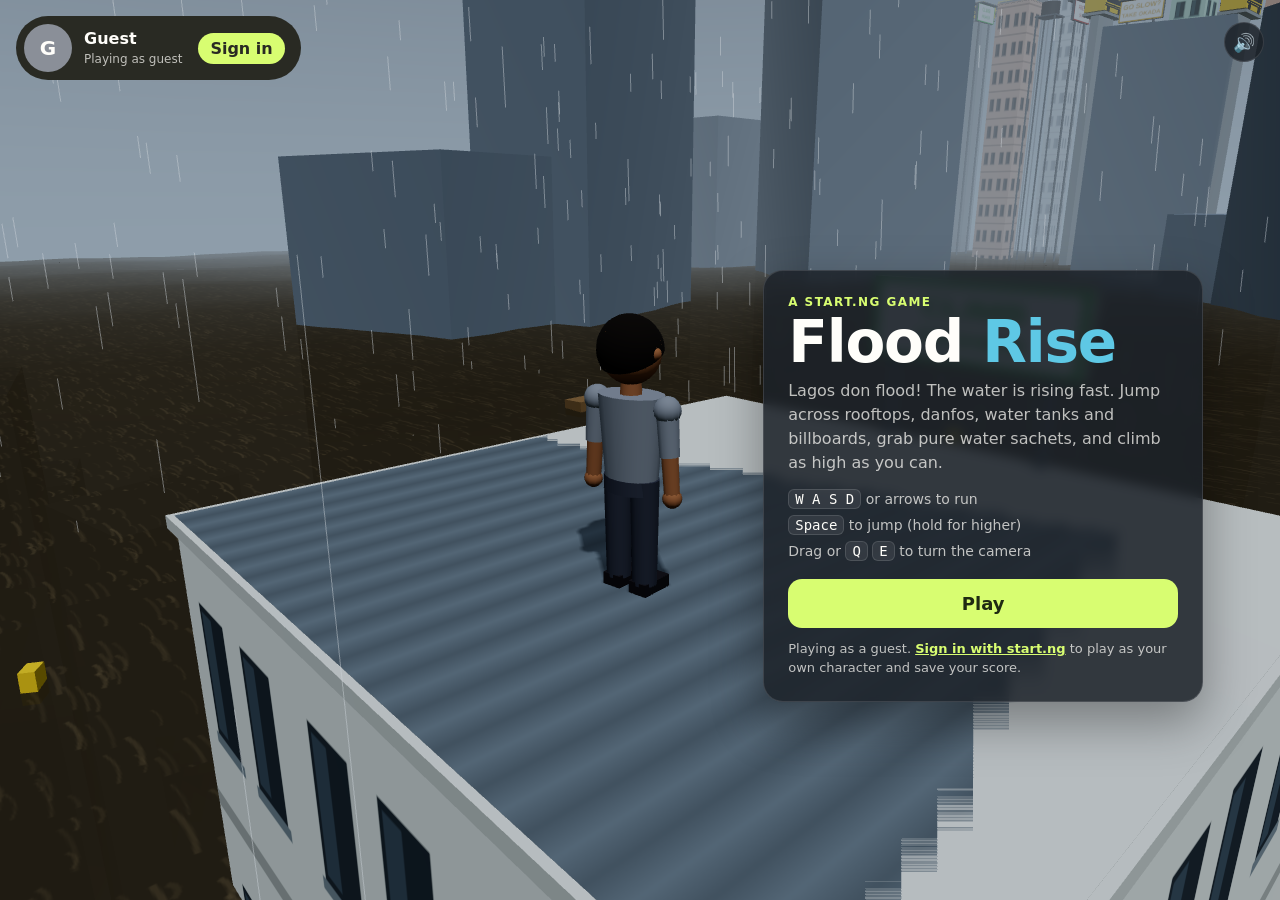
<file: index.html>
<!doctype html>
<html lang="en">
<head>
<meta charset="utf-8">
<meta name="viewport" content="width=device-width, initial-scale=1, maximum-scale=1, user-scalable=no">
<title>Flood Rise · start.ng</title>
<meta name="description" content="Lagos don flood! Climb rooftops, danfos and billboards before the water catches you.">
<meta name="theme-color" content="#2b3540">
<link rel="icon" href="favicon.svg" type="image/svg+xml">
<link rel="stylesheet" href="style.css">
<script type="importmap">{ "imports": { "three": "./vendor/three.module.min.js" } }</script>
</head>
<body data-mode="menu">
<div id="stage"></div>

<!-- start.ng profile card: face, character name, @account -->
<div class="card" id="card">
  <img id="card-face" alt="" hidden>
  <div class="card-initial" id="card-initial">G</div>
  <div class="card-text">
    <b id="card-name">Guest</b>
    <span id="card-account">Playing as guest</span>
  </div>
  <button id="card-signin" type="button">Sign in</button>
</div>

<button class="mute" id="mute" type="button" aria-label="Sound on or off">🔊</button>

<div class="hud" id="hud" hidden>
  <div class="stats">
    <div><small>Height</small><b id="hud-height">0 m</b></div>
    <div><small>Best</small><b id="hud-best">0 m</b></div>
    <div><small>Sachets</small><b id="hud-sachets">0</b></div>
  </div>
  <div class="water">
    <div class="water-bar"><div id="water-fill"></div></div>
    <span id="water-gauge">Water 4.0 m below</span>
  </div>
</div>
<div id="pops"></div>

<section class="screen" id="menu">
  <div class="panel">
    <p class="kicker">A start.ng game</p>
    <h1>Flood <span>Rise</span></h1>
    <p class="lead">Lagos don flood! The water is rising fast. Jump across rooftops, danfos, water tanks and billboards, grab pure water sachets, and climb as high as you can.</p>
    <ul class="controls">
      <li><kbd>W A S D</kbd> or arrows to run</li>
      <li><kbd>Space</kbd> to jump (hold for higher)</li>
      <li>Drag or <kbd>Q</kbd> <kbd>E</kbd> to turn the camera</li>
    </ul>
    <button class="big" id="play" type="button">Play</button>
    <p class="note" id="menu-signin-note">Playing as a guest. <button class="link" id="menu-signin" type="button">Sign in with start.ng</button> to play as your own character and save your score.</p>
  </div>
</section>

<section class="screen" id="paused" hidden>
  <div class="panel small">
    <h2>Paused</h2>
    <button class="big" id="resume" type="button">Resume</button>
  </div>
</section>

<section class="screen" id="over" hidden>
  <div class="panel">
    <h2 id="over-title">The flood caught you!</h2>
    <div class="result">
      <div><small>Height</small><b id="over-height">0 m</b></div>
      <div><small>Sachets</small><b id="over-sachets">0</b></div>
    </div>
    <p class="status" id="over-status"></p>
    <button class="secondary" id="over-signin" type="button" hidden>Sign in with start.ng</button>
    <h3>Leaderboard</h3>
    <ol class="board" id="board"></ol>
    <p class="note" id="board-note"></p>
    <button class="big" id="again" type="button">Climb again</button>
  </div>
</section>

<div class="touch-controls">
  <div class="joystick" id="joystick"><div class="knob" id="joystick-knob"></div></div>
  <button class="jump" id="jump-button" type="button" aria-label="Jump">⤒</button>
</div>

<script type="module" src="src/main.js"></script>
</body>
</html>
</file>
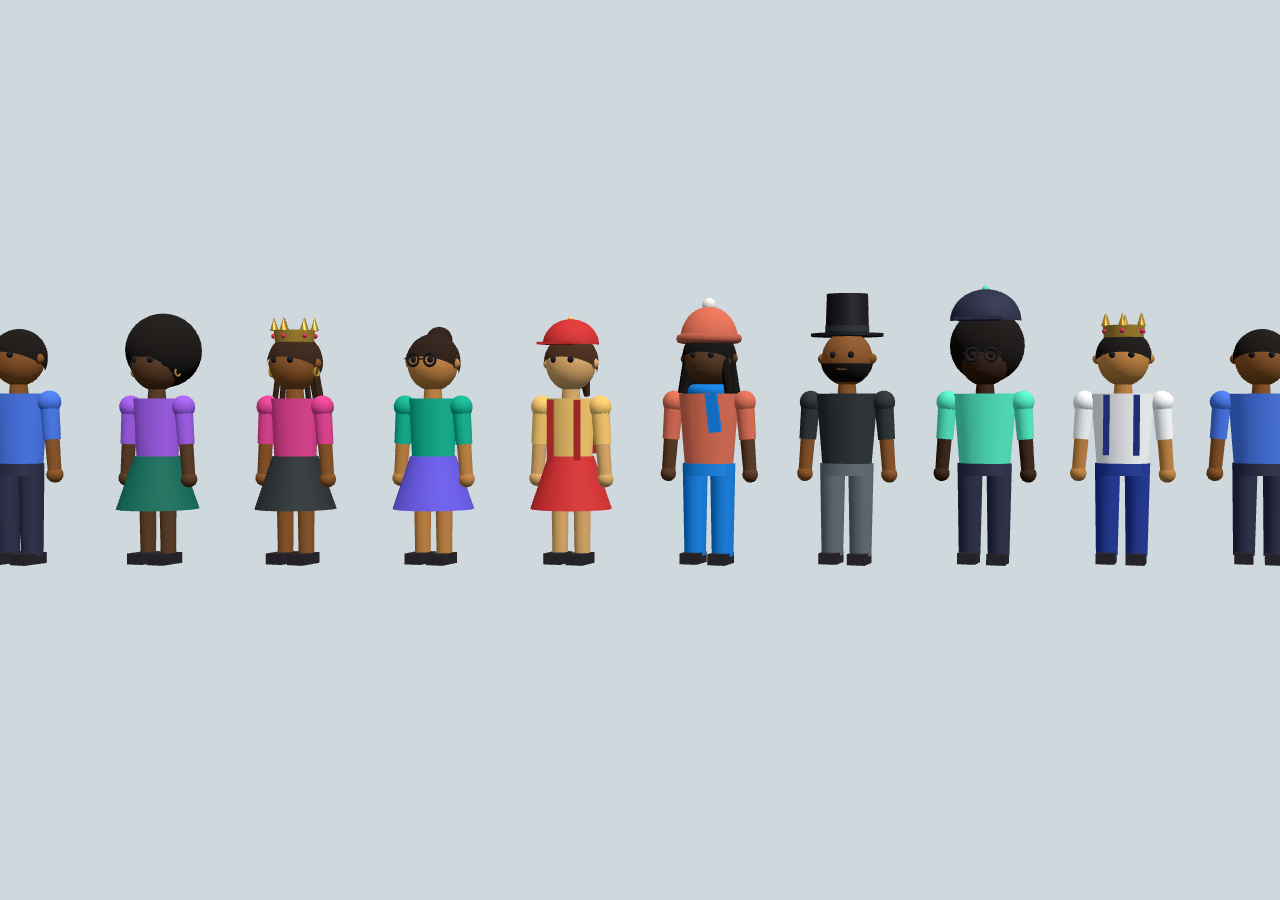
<file: tools/styles.html>
<!doctype html>
<html lang="en">
<head>
<meta charset="utf-8">
<meta name="viewport" content="width=device-width, initial-scale=1">
<title>Flood Rise — character styles</title>
<style>html,body{margin:0;height:100%;background:#cfd8dc;overflow:hidden}canvas{display:block}</style>
<script type="importmap">{ "imports": { "three": "../vendor/three.module.min.js" } }</script>
</head>
<body>
<!-- Dev page: every hair, hat and accessory side by side, to check the character builder. -->
<script type="module">
import * as THREE from 'three';
import { buildCharacter } from '../src/character.js';

const looks = [
  { body: 'male', hair: 'short', hat: 'none', accessory: 'none', primaryColor: '#4b7bec', secondaryColor: '#2b2f4a', skinColor: '#8d5524', hairColor: '#17120f' },
  { body: 'female', hair: 'afro', hat: 'none', accessory: 'earrings', primaryColor: '#a55eea', secondaryColor: '#0c6e5a', skinColor: '#5c3a21', hairColor: '#17120f' },
  { body: 'female', hair: 'braids', hat: 'crown', accessory: 'earrings', primaryColor: '#e84393', secondaryColor: '#2d3436', skinColor: '#8d5524', hairColor: '#3b2314' },
  { body: 'female', hair: 'bun', hat: 'none', accessory: 'glasses', primaryColor: '#00b894', secondaryColor: '#6c5ce7', skinColor: '#c68642', hairColor: '#2d1b10' },
  { body: 'female', hair: 'ponytail', hat: 'cap', accessory: 'backpack', primaryColor: '#fdcb6e', secondaryColor: '#d63031', skinColor: '#e0ac69', hairColor: '#4a2c17' },
  { body: 'male', hair: 'dreads', hat: 'beanie', accessory: 'scarf', primaryColor: '#e17055', secondaryColor: '#0984e3', skinColor: '#5c3a21', hairColor: '#0f0b08' },
  { body: 'male', hair: 'bald', hat: 'tophat', accessory: 'beard', primaryColor: '#2d3436', secondaryColor: '#636e72', skinColor: '#8d5524', hairColor: '#17120f' },
  { body: 'male', hair: 'afro', hat: 'cap', accessory: 'glasses', primaryColor: '#55efc4', secondaryColor: '#2b2f4a', skinColor: '#3d2314', hairColor: '#17120f' },
  { body: 'male', hair: 'short', hat: 'crown', accessory: 'backpack', primaryColor: '#ffffff', secondaryColor: '#1e3799', skinColor: '#c68642', hairColor: '#17120f' },
  { body: 'unknown', hair: 'mohawk', hat: 'helmet', accessory: 'cape', primaryColor: 'red', skinColor: '#8d5524' },
];

const renderer = new THREE.WebGLRenderer({ antialias: true, preserveDrawingBuffer: true });
renderer.setPixelRatio(devicePixelRatio);
renderer.setSize(innerWidth, innerHeight);
renderer.shadowMap.enabled = true;
document.body.append(renderer.domElement);

const scene = new THREE.Scene();
scene.background = new THREE.Color('#cfd8dc');
scene.add(new THREE.HemisphereLight('#ffffff', '#8899aa', 1.6));
const sun = new THREE.DirectionalLight('#ffffff', 2.2);
sun.position.set(3, 6, 5);
scene.add(sun);

const spacing = 1.15;
looks.forEach((look, i) => {
  const c = buildCharacter(look);
  c.root.position.x = (i - (looks.length - 1) / 2) * spacing;
  c.root.rotation.y = new URLSearchParams(location.search).has('back') ? Math.PI : -0.35;
  scene.add(c.root);
});

const camera = new THREE.PerspectiveCamera(30, innerWidth / innerHeight, 0.1, 100);
camera.position.set(0, 1.4, 14);
camera.lookAt(0, 0.95, 0);
renderer.render(scene, camera);
</script>
</body>
</html>
</file>
<file: style.css>
:root {
  --ink: #fffefa;
  --dim: rgba(255, 254, 250, 0.72);
  --panel: rgba(28, 34, 41, 0.86);
  --edge: rgba(255, 255, 255, 0.12);
  --accent: #d8fd71;
  --water: #5ec8e5;
  --danger: #ff6b5b;
}

* { box-sizing: border-box; }
html, body { margin: 0; height: 100%; overflow: hidden; background: #2b3540; color: var(--ink);
  font-family: "Segoe UI", system-ui, -apple-system, Roboto, sans-serif; -webkit-tap-highlight-color: transparent; }
#stage, #stage canvas { position: fixed; inset: 0; display: block; touch-action: none; }
button { font: inherit; color: inherit; cursor: pointer; }
[hidden] { display: none !important; }

/* start.ng profile card */
.card { position: fixed; top: 16px; left: 16px; z-index: 5; display: flex; align-items: center; gap: 12px;
  padding: 8px 16px 8px 8px; border-radius: 999px; background: #292a23; color: #fffefa; max-width: calc(100vw - 96px); }
.card img, .card-initial { width: 48px; height: 48px; border-radius: 50%; background: #d8fd71; flex: none; }
.card-initial { display: grid; place-items: center; font-weight: 800; font-size: 20px; }
.card-text { min-width: 0; }
.card b { display: block; font-size: 16px; white-space: nowrap; overflow: hidden; text-overflow: ellipsis; }
.card span { font-size: 12px; opacity: .7; }
.card button { margin-left: 4px; border: 0; border-radius: 999px; padding: 6px 12px; background: #d8fd71; color: #292a23; font-weight: 700; }

.mute { position: fixed; top: 22px; right: 16px; z-index: 5; width: 40px; height: 40px; border-radius: 50%;
  border: 1px solid var(--edge); background: var(--panel); font-size: 18px; }

/* HUD */
.hud { position: fixed; inset: 0; pointer-events: none; z-index: 4; }
.stats { position: absolute; top: 16px; right: 68px; display: flex; gap: 8px; }
.stats div, .result div { background: var(--panel); border: 1px solid var(--edge); border-radius: 12px; padding: 6px 12px; min-width: 76px; text-align: center; }
.stats small, .result small { display: block; font-size: 11px; letter-spacing: .08em; text-transform: uppercase; color: var(--dim); }
.stats b { font-size: 20px; font-variant-numeric: tabular-nums; }
.water { position: absolute; left: 50%; bottom: 22px; transform: translateX(-50%); width: min(360px, 70vw); text-align: center; }
.water-bar { height: 10px; border-radius: 999px; background: rgba(0, 0, 0, .35); overflow: hidden; border: 1px solid var(--edge); }
#water-fill { height: 100%; width: 0; background: linear-gradient(90deg, var(--water), #2f7fb0); transition: width .2s; }
#water-gauge { display: inline-block; margin-top: 6px; font-size: 14px; font-weight: 600; text-shadow: 0 1px 3px rgba(0,0,0,.6); }
#water-gauge.danger { color: var(--danger); animation: pulse .5s infinite alternate; }
@keyframes pulse { to { opacity: .55; } }
#pops { position: fixed; left: 50%; top: 42%; z-index: 4; pointer-events: none; }
.pop { position: absolute; transform: translateX(-50%); font-weight: 800; font-size: 22px; color: var(--water);
  text-shadow: 0 2px 4px rgba(0,0,0,.5); animation: rise .9s ease-out forwards; white-space: nowrap; }
@keyframes rise { from { opacity: 1; transform: translate(-50%, 0); } to { opacity: 0; transform: translate(-50%, -60px); } }

/* Screens */
/* screens cover the page but only their panel takes clicks, so the profile card and mute button stay usable */
.screen { position: fixed; inset: 0; z-index: 6; display: grid; place-items: center; padding: 88px 16px 16px; overflow-y: auto; pointer-events: none; }
.screen .panel { pointer-events: auto; }
#menu { place-items: center end; padding-right: max(16px, 6vw); }
.panel { width: min(440px, 100%); background: var(--panel); border: 1px solid var(--edge); border-radius: 20px; padding: 24px;
  backdrop-filter: blur(6px); box-shadow: 0 20px 50px rgba(0,0,0,.35); }
.panel.small { width: min(300px, 100%); text-align: center; }
.kicker { margin: 0; color: var(--accent); font-weight: 700; letter-spacing: .12em; text-transform: uppercase; font-size: 12px; }
h1 { margin: 4px 0 8px; font-size: clamp(40px, 8vw, 58px); line-height: 1; font-weight: 900; letter-spacing: -.02em; }
h1 span { color: var(--water); }
h2 { margin: 0 0 14px; font-size: 26px; }
h3 { margin: 18px 0 8px; font-size: 14px; letter-spacing: .08em; text-transform: uppercase; color: var(--dim); }
.lead { margin: 0 0 14px; color: var(--dim); line-height: 1.5; }
.controls { margin: 0 0 18px; padding: 0; list-style: none; display: grid; gap: 6px; font-size: 14px; color: var(--dim); }
kbd { display: inline-block; padding: 1px 6px; border-radius: 6px; border: 1px solid var(--edge); background: rgba(255,255,255,.08); color: var(--ink); font: 600 12px/1.6 inherit; }
.big { width: 100%; border: 0; border-radius: 14px; padding: 14px; background: var(--accent); color: #1f2a12; font-size: 18px; font-weight: 800; }
.big:hover { filter: brightness(1.05); }
.secondary { border: 1px solid var(--edge); border-radius: 12px; padding: 10px 14px; background: rgba(255,255,255,.08); font-weight: 700; }
.link { border: 0; padding: 0; background: none; color: var(--accent); font-weight: 700; text-decoration: underline; }
.note { margin: 12px 0 0; font-size: 13px; color: var(--dim); line-height: 1.45; }
.result { display: flex; gap: 10px; }
.result div { flex: 1; }
.result b { font-size: 28px; }
.status { margin: 14px 0 10px; font-weight: 600; }
.board { margin: 0 0 14px; padding: 0; list-style: none; display: grid; gap: 4px; max-height: 32vh; overflow-y: auto; }
.board li { display: flex; align-items: center; gap: 8px; padding: 6px 10px; border-radius: 10px; background: rgba(255,255,255,.05); font-size: 14px; }
.board li.me { background: rgba(216, 253, 113, .18); outline: 1px solid rgba(216, 253, 113, .5); }
.board .dot { width: 10px; height: 10px; border-radius: 50%; flex: none; }
.board .name { flex: 1; min-width: 0; white-space: nowrap; overflow: hidden; text-overflow: ellipsis; }
.board .score { font-variant-numeric: tabular-nums; color: var(--dim); }

/* Touch controls */
.touch-controls { display: none; }
body.touch[data-mode="playing"] .touch-controls { display: block; }
.joystick { position: fixed; left: 28px; bottom: 60px; z-index: 5; width: 120px; height: 120px; border-radius: 50%;
  background: rgba(0,0,0,.25); border: 2px solid rgba(255,255,255,.25); touch-action: none; }
.knob { position: absolute; left: 36px; top: 36px; width: 48px; height: 48px; border-radius: 50%; background: rgba(255,255,255,.55); }
.jump { position: fixed; right: 28px; bottom: 70px; z-index: 5; width: 92px; height: 92px; border-radius: 50%;
  border: 2px solid rgba(255,255,255,.35); background: rgba(216,253,113,.75); color: #1f2a12; font-size: 40px; font-weight: 900; touch-action: none; }
body.touch .water { bottom: 14px; }

@media (max-width: 640px) {
  #menu { place-items: end center; padding: 88px 12px 12px; }
  .stats { top: 76px; right: 12px; left: 12px; justify-content: center; }
  .stats div { min-width: 0; flex: 1; }
  .panel { padding: 18px; }
  .lead { font-size: 14px; }
  .controls { display: none; }
}

/* Cover-picture mode (?cover): the scene plus a title, no UI */
body.cover .card, body.cover .mute, body.cover .screen, body.cover .hud { display: none !important; }
.cover-title { display: none; }
body.cover .cover-title { display: block; position: fixed; left: 6%; bottom: 9%; z-index: 7; }
.cover-title h1 { font-size: 150px; margin: 0; text-shadow: 0 8px 30px rgba(0,0,0,.45); }
.cover-title p { margin: 0 0 0 6px; font-size: 40px; font-weight: 800; color: var(--accent); text-shadow: 0 4px 16px rgba(0,0,0,.5); }
</file>
